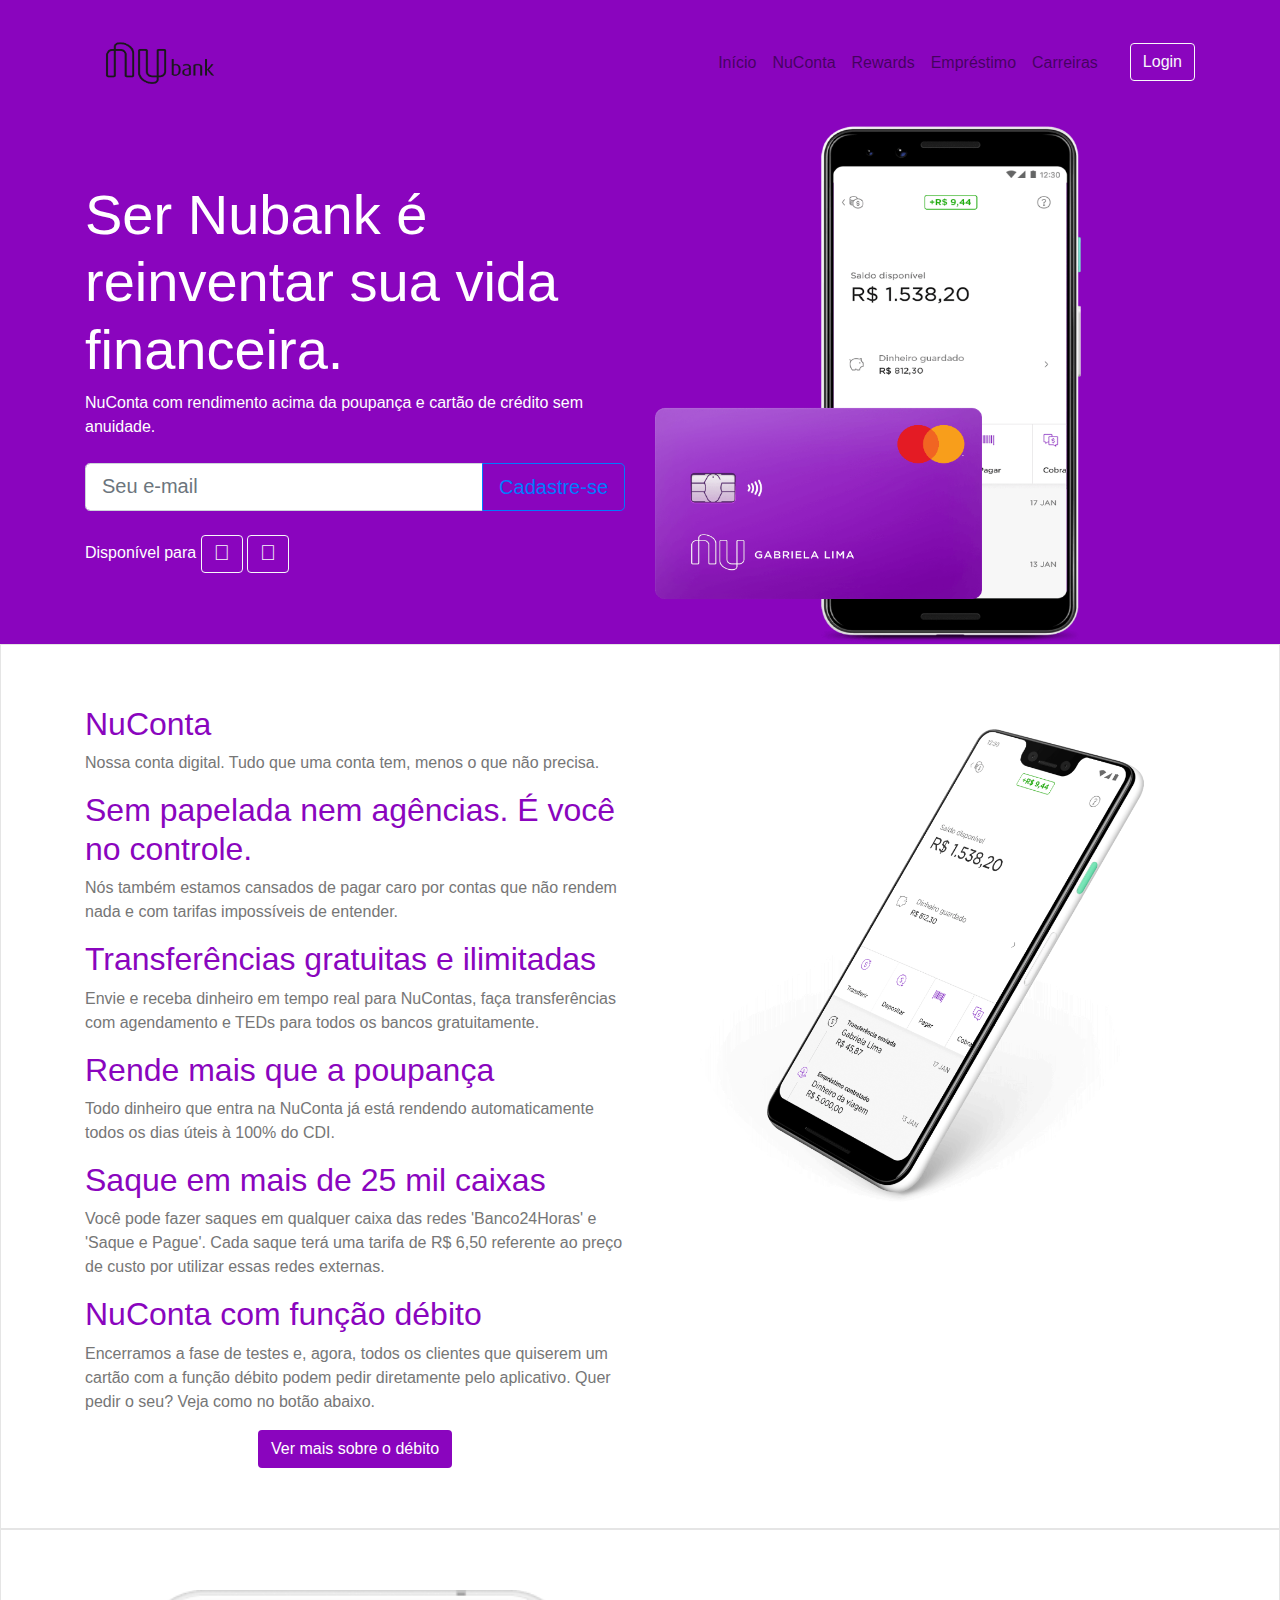
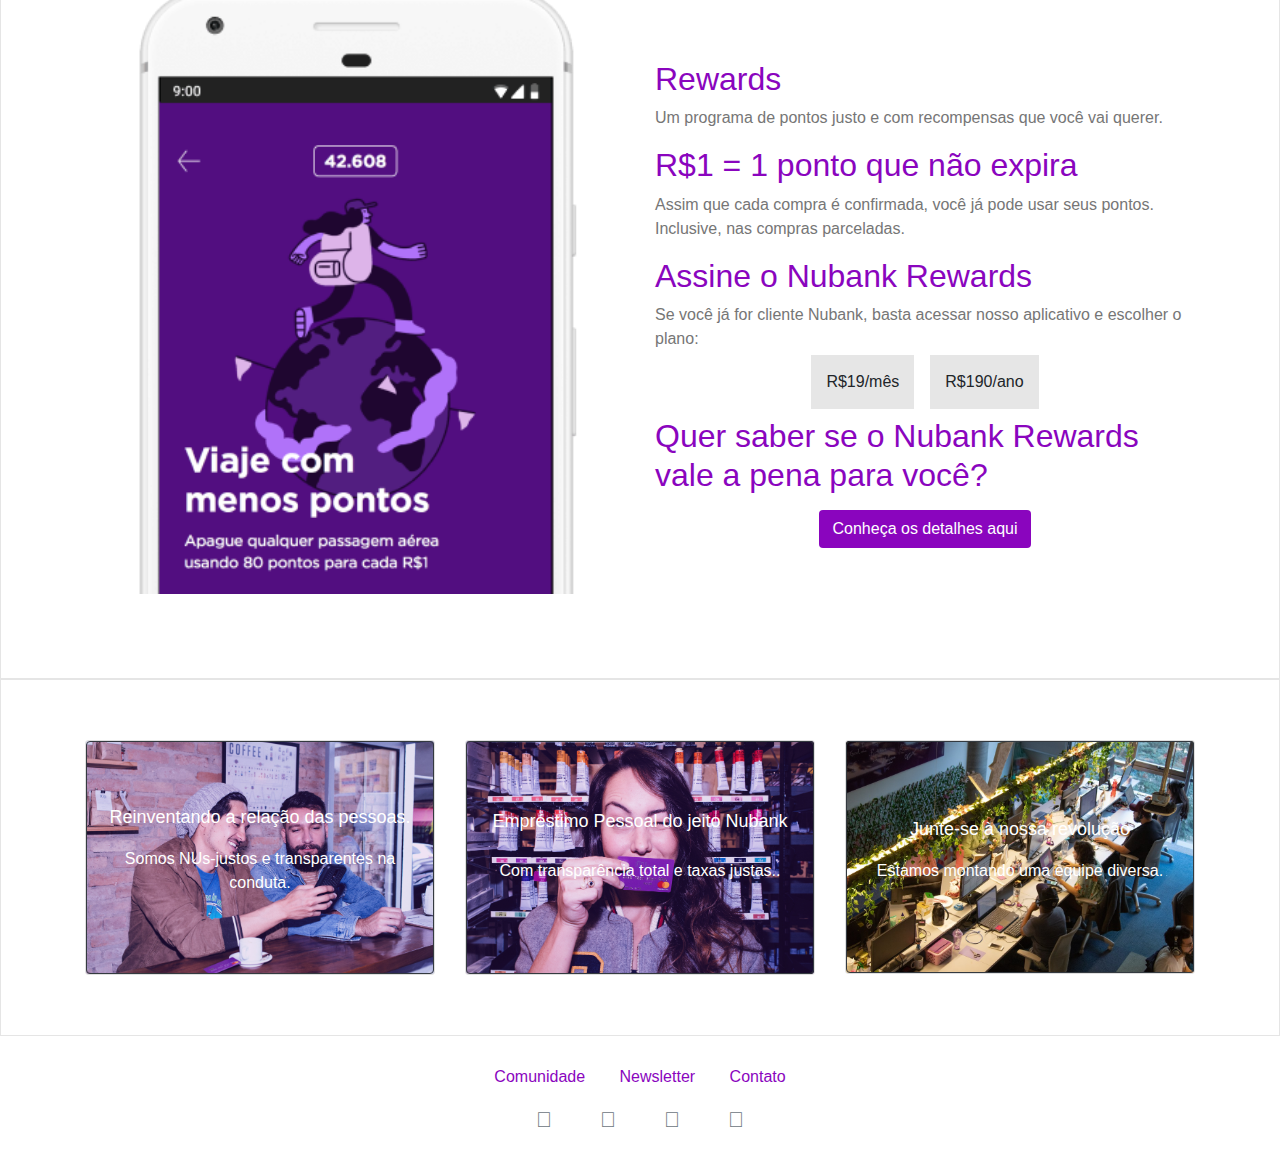
<file: index.html>
<!DOCTYPE html>
<html lang="pt-br">
<head>
    <!-- Meta tags Obrigatórias -->
    <meta charset="utf-8">
    <meta name="viewport" content="width=device-width, initial-scale=1, shrink-to-fit=no">

    <!-- Bootstrap CSS -->
    <link rel="stylesheet" type="text/css" href="04_BOOTSTRAP_4/css/bootstrap.min.css">

    <!-- Font Awesome -->
    <link rel="stylesheet" href="https://use.fontawesome.com/releases/v5.3.1/css/all.css" integrity="sha384-mzrmE5qonljUremFsqc01SB46JvROS7bZs3IO2EmfFsd15uHvIt+Y8vEf7N7fWAU" crossorigin="anonymous">
    <link rel="stylesheet" href="05_FONT_AWESOME/css/all.css">

    <!-- Estilo Customizado -->
    <link rel="stylesheet" type="text/css" href="03___CSS/estilo.css">

    <!-- Icone do site -->
    <link rel="shortcut icon" href="06_IMG/logo.ico" >


    <title>Nubank - Finalmente voçê no controle do seu dinheiro</title>

</head>

    <body>

        <header> <!-- Inicio cabeçalho -->
            <nav class="navbar navbar-expand-md navbar-light" style="background: #8A05BE">

                <div class="container">

                    <a href="https://nubank.com.br/" class="navbar-brand">
                        <img src="06_IMG/logo.png" width="150px" height="100px">
                    </a>

                    <span class="navbar-toggler" style="cursor: pointer;" data-toggle="collapse" data-target="#nav-principal">
                        <span class="navbar-toggler-icon"></span>
                    </span>

                    <div class="collapse navbar-collapse ml-4" id="nav-principal">
                        <!-- .collapse.navbar-collapse para agrupar e esconder conteúdos navbar, de acordo com o breakpoint do pai. -->
                        <ul class="navbar-nav ml-auto">

                            <li class="nav-item">
                                <a href="https://nubank.com.br/" class="nav-link">Início</a>
                            </li>

                            <li class="nav-item">
                                <a href="#nuconta" class="nav-link">NuConta</a>
                            </li>


                            <li class="nav-item">
                                <a href="#rewards" class="nav-link">Rewards</a>
                            </li>

                            <li class="nav-item">
                                <a href="#emprestimo" class="nav-link">Empréstimo</a>
                            </li>

                            <li class="nav-item">
                                <a href="#carreira" class="nav-link">Carreiras</a>
                            </li>

                            <li class="nav-item">
                                <a href="07_LOGIN_&&_HOME/login.php" class="btn btn-outline-light ml-4">Login</a>
                            </li>

                        </ul>

                    </div>

                </div>

            </nav>
        </header><!-- Fim cabeçalho    -->

        <section id="home"> <!-- Início seção home -->
            <div class="container">
                <div class="row">
                    <div class="col-md-6 d-flex"> <!-- Textos da seção -->
                        <div class="align-self-center">
                            <h1 class="display-4">Ser Nubank é reinventar sua vida financeira.</h1>
                            <p>NuConta com rendimento acima da poupança e cartão de crédito sem anuidade.</p>

                            <form class="mt-4 mb-4">
                                <div class="input-group input-group-lg">
                                    <input type="text" placeholder="Seu e-mail" class="form-control">
                                    <div class="input-group-append">
                                        <button type="button" class="btn btn-outline-primary">
                                            Cadastre-se
                                        </button>
                                    </div>
                                </div>
                            </form>

                            <p>Disponível para
                                <a href="https://play.google.com/store/apps/details?id=com.nu.production&hl=pt_BR" class="btn btn-outline-light">
                                    <span class="fab fa-android fa-lg"></span>
                                </a>
                                <a href="https://apps.apple.com/br/app/nubank/id814456780" class="btn btn-outline-light">
                                    <span class="fab fa-apple fa-lg"></span>
                                </a>
                            </p>
                        </div>

                    </div> <!--FIm textos da seção -->

                    <div class="col-md-6 d-none d-md-block">
                        <img src="06_IMG/capa-app.png" width="426px" height="518px">
                    </div>
                </div>
            </div>
        </section> <!-- Fim seção home -->

        <section id= "NuConta_1"class="caixa"> <!--Íncio seção  NuConta-->
            <div class="container">
                <div class="row">
                    <div class="col-md-6 d-flex">
                        <div class="align-self-center">
                            <h2 id="nuconta">NuConta</h2>
                            <p>Nossa conta digital. Tudo que uma conta tem, menos o que não precisa.</p>
                            <h2>Sem papelada
                                nem agências.
                                É você no controle.</h2>
                            <p>Nós também estamos cansados de pagar caro por contas que não rendem nada e com tarifas impossíveis de entender.</p>
                            <h2>Transferências gratuitas e ilimitadas</h2>
                            <p>Envie e receba dinheiro em tempo real para NuContas, faça transferências com agendamento e TEDs para todos os bancos gratuitamente.</p>
                            <h2>Rende mais
                                que a poupança</h2>
                            <p>Todo dinheiro que entra na NuConta já está rendendo automaticamente todos os dias úteis à 100% do CDI.</p>
                            <h2>Saque em mais
                                de 25 mil caixas</h2>
                            <p>Você pode fazer saques em qualquer caixa das redes 'Banco24Horas' e 'Saque e Pague'. Cada saque terá uma tarifa de R$ 6,50 referente ao preço de custo por utilizar essas redes externas.</p>
                            <h2>NuConta com função débito</h2>
                            <p>Encerramos a fase de testes e, agora, todos os clientes que quiserem um cartão com a função débito podem pedir diretamente pelo aplicativo. Quer pedir o seu? Veja como no botão abaixo.
                            </p>
                            <div class="d-flex justify-content-center">
                                <a href="https://nubank.com.br/nuconta" class="btn">Ver mais sobre o débito</a>
                            </div>


                        </div>
                    </div>

                    <div class="col-md-6 mt-4">
                        <img src="06_IMG/nuconta.png" class="img-fluid">
                    </div>
                </div>
            </div>

        </section><!--Fim seção  NuConta-->

        <section id = "Rewards_1"class="caixa"> <!--Íncio seção  Rewards-->
            <div class="container">
                <div class="row">
                    <div class="col-md-6 mb-4">
                        <img src="06_IMG/rewards.png" class="col">
                        <!-- O col centraliza imagens pois ele possui um padding left e rigt de 15px, e as ajusta pois possui widht = 100% e max-width = 100%. -->
                    </div>

                    <div class="col-md-6 d-flex">
                        <div class="align-self-center">
                            <h2 id="rewards">Rewards</h2>
                            <p>Um programa de pontos justo e com recompensas que você vai querer.</p>
                            <h2>R$1 = 1 ponto que não expira</h2>
                            <p>Assim que cada compra é confirmada, você já pode usar seus pontos. Inclusive, nas compras parceladas.</p>
                            <h2>Assine o Nubank Rewards </h2>
                            <p class="mb-1">Se você já for cliente Nubank, basta acessar nosso aplicativo e escolher o plano:
                            </p>

                            <div class="d-flex justify-content-center mt-1 mb-2">
                                <div class="mr-3" style="background: #e6e6e6; padding: 15px ">R$19/mês</div>
                                <div class="" style="background: #e6e6e6; padding: 15px ">R$190/ano</div>
                            </div>

                            <h2 class="mb-3">Quer saber se o Nubank Rewards vale a pena para você?</h2>
                            <div class="d-flex justify-content-center">
                                <a href="https://blog.nubank.com.br/nubank-rewards-tudo-sobre/" class="btn">Conheça os detalhes aqui</a>
                            </div>
                        </div>
                    </div>
                </div>
            </div>

        </section><!--Fim seção  Rewards-->

        <section class="caixa d-md-none d-xl-block"> <!--Íncio seco cards/bottons-->
            <div class="container">
                <div id ="cards" class="row">

                    <div class="col-sm-12 col-lg-4 ">

                        <div class="card text-white" >
                            <img class="card-img" src="06_IMG/relacionamento.jpg">
                            <div class="card-img-overlay">
                                <a href="https://nubank.com.br/sobre-nos" >
                                    <button class= "btn-card btn btn-outline-dark">
                                        <p class="card-title font-up mb-sm-5 mb-lg-1 mb-xl-3">Reinventando a relação das pessoas.</p>
                                        <p class="card-text mb-sm-5 mb-lg-1 mb-xl-3">Somos NUs-justos e transparentes na conduta.</p>
                                    </button>
                                </a>
                            </div>
                        </div>
                    </div>


                    <div class="col-sm-12 col-lg-4">

                        <div id= "emprestimo" class="card text-white" >
                            <img class="card-img" src="06_IMG/emprestimo.jpg">
                            <div class="card-img-overlay">
                                <a href="https://nubank.com.br/emprestimo" >
                                    <button class= "btn-card btn btn-outline-dark">
                                        <p class="card-title font-up mb-sm-5 mb-lg-1 mb-xl-4">Empréstimo Pessoal do jeito Nubank</p>
                                        <p class="card-text mb-sm-5 mb-lg-1 mb-xl-4">Com transparência total e taxas justas..</p>
                                    </button>
                                </a>
                            </div>
                        </div>
                    </div>

                    <div class="col-sm-12 col-lg-4">

                            <div id="carreira"class="card text-white" >
                                <img class="card-img" src=06_IMG/carreira.jpg>
                                <div class="card-img-overlay">
                                    <a href="https://nubank.com.br/carreiras" >
                                        <button class= "btn-card btn btn-outline-dark">
                                            <p class="card-title font-up mb-sm-5 mb-lg-1 mb-xl-3">Junte-se à nossa revolução</p>
                                            <p class="card-text  mb-sm-5 mb-xl-3 mb-lg-1">Estamos montando uma equipe diversa.</p>
                                        </button>
                                    </a>

                                </div>
                            </div>
                        </button>
                     </div>
                </div>
            </div>
        </section><!--Fim seção  cards/ bottons-->


        <footer class="mt-4 mb-4">
            <div class="container">
                <div class="row">
                    <div class="col-sm-12 col-md-2 col-lg-2 col-xl-12 d-flex justify-content-center">
                        <p>
                            <a href="https://comunidade.nubank.com.br/?utm_content=www_hero">Comunidade</a>
                            <a href="https://blog.nubank.com.br/assinar-newsletter/?utm_content=www_footer-nlcta" class=" " >Newsletter </a>
                            <a href="https://nubank.com.br/contato" class="d-flex d-sm-inline-block justify-content-center" >Contato</a>
                        </p>
                    </div>

                    <div class="col-sm-12 col-md-10 col-xl-12 d-flex justify-content-center align-items-md-center justify-content-lg-end justify-content-xl-center">
                            <a href="https://www.facebook.com/nubank" class="text-secondary fa-lg">
                                <span class="fab fa-facebook"></span>
                            </a>

                            <a href="https://www.instagram.com/nubank/" class="text-secondary fa-lg ml-5">
                                <span class="fab fa-instagram"></span>
                            </a>

                            <a href="https://www.linkedin.com/company/nubank" class="text-secondary fa-lg ml-5 ">
                                 <span class="fab fa-linkedin-in"></span>
                            </a>

                            <a href="https://www.youtube.com/nubank" class="text-secondary fa-lg ml-5 ">
                                <span class="fab fa-youtube"></span>
                            </a>
                    </div>
                </div>
            </div>
        </footer>

        <!-- Optional JavaScript -->
        <!-- jQuery first, then Popper.js, then Bootstrap JS -->
        <script src="https://code.jquery.com/jquery-3.3.1.slim.min.js" integrity="sha384-q8i/X+965DzO0rT7abK41JStQIAqVgRVzpbzo5smXKp4YfRvH+8abtTE1Pi6jizo" crossorigin="anonymous"></script>
        <script src="https://cdnjs.cloudflare.com/ajax/libs/popper.js/1.14.3/umd/popper.min.js" integrity="sha384-ZMP7rVo3mIykV+2+9J3UJ46jBk0WLaUAdn689aCwoqbBJiSnjAK/l8WvCWPIPm49" crossorigin="anonymous"></script>
        <script src="04_BOOTSTRAP_4/js/bootstrap.min.js"></script>

    </body>
</html>
</file>
<file: 03___CSS/estilo.css>
#home{
    background: #8A05BE;
    color: white;
}

.caixa{
     padding: 60px 0;
     border: 1px solid #e5e5e5;
 }

#NuConta_1 a, #Rewards_1 a{
    background:  #8A05BE;
    color: white;
}


h2{
    color: #8A05BE;
}

p{
    color: #767676;
}

#home p{
    color: white;
}

#cards p{
    color: white;
    padding: 0;
    margin: 0;
}

.font-up{
    font-size: 18px;
}


.card-img-overlay{
    padding: 0;
}

.btn-card{
    width: 100%;
    height: 100%;
}

.btn-outline-dark:hover {
    color: #fff;
    background-color: #8A05BE;
    border-color: #8A05BE;
}

footer p a{
    margin: 5px 15px;
    color: #8A05BE;
}

footer p a:link, footer p a:active, footer a:visited{
    color: #8A05BE;
    text-decoration: none;
}
</file>
